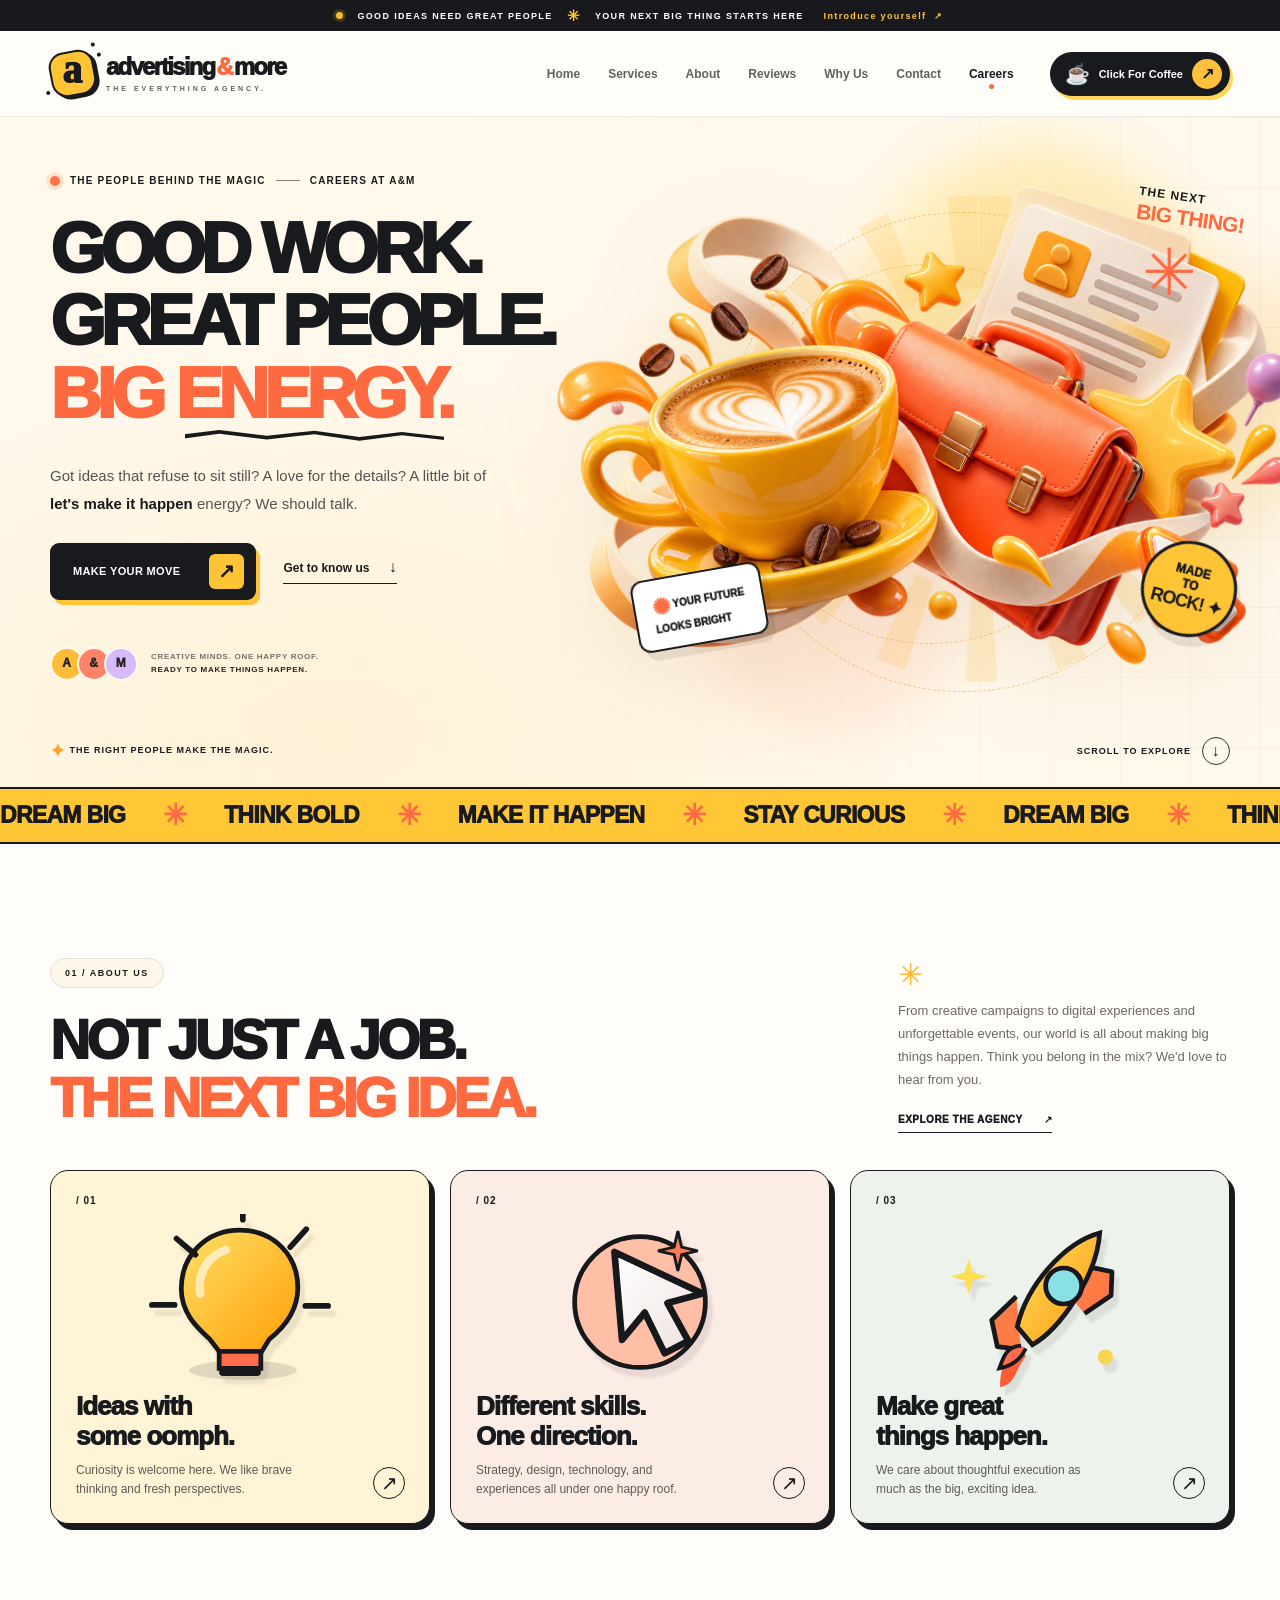
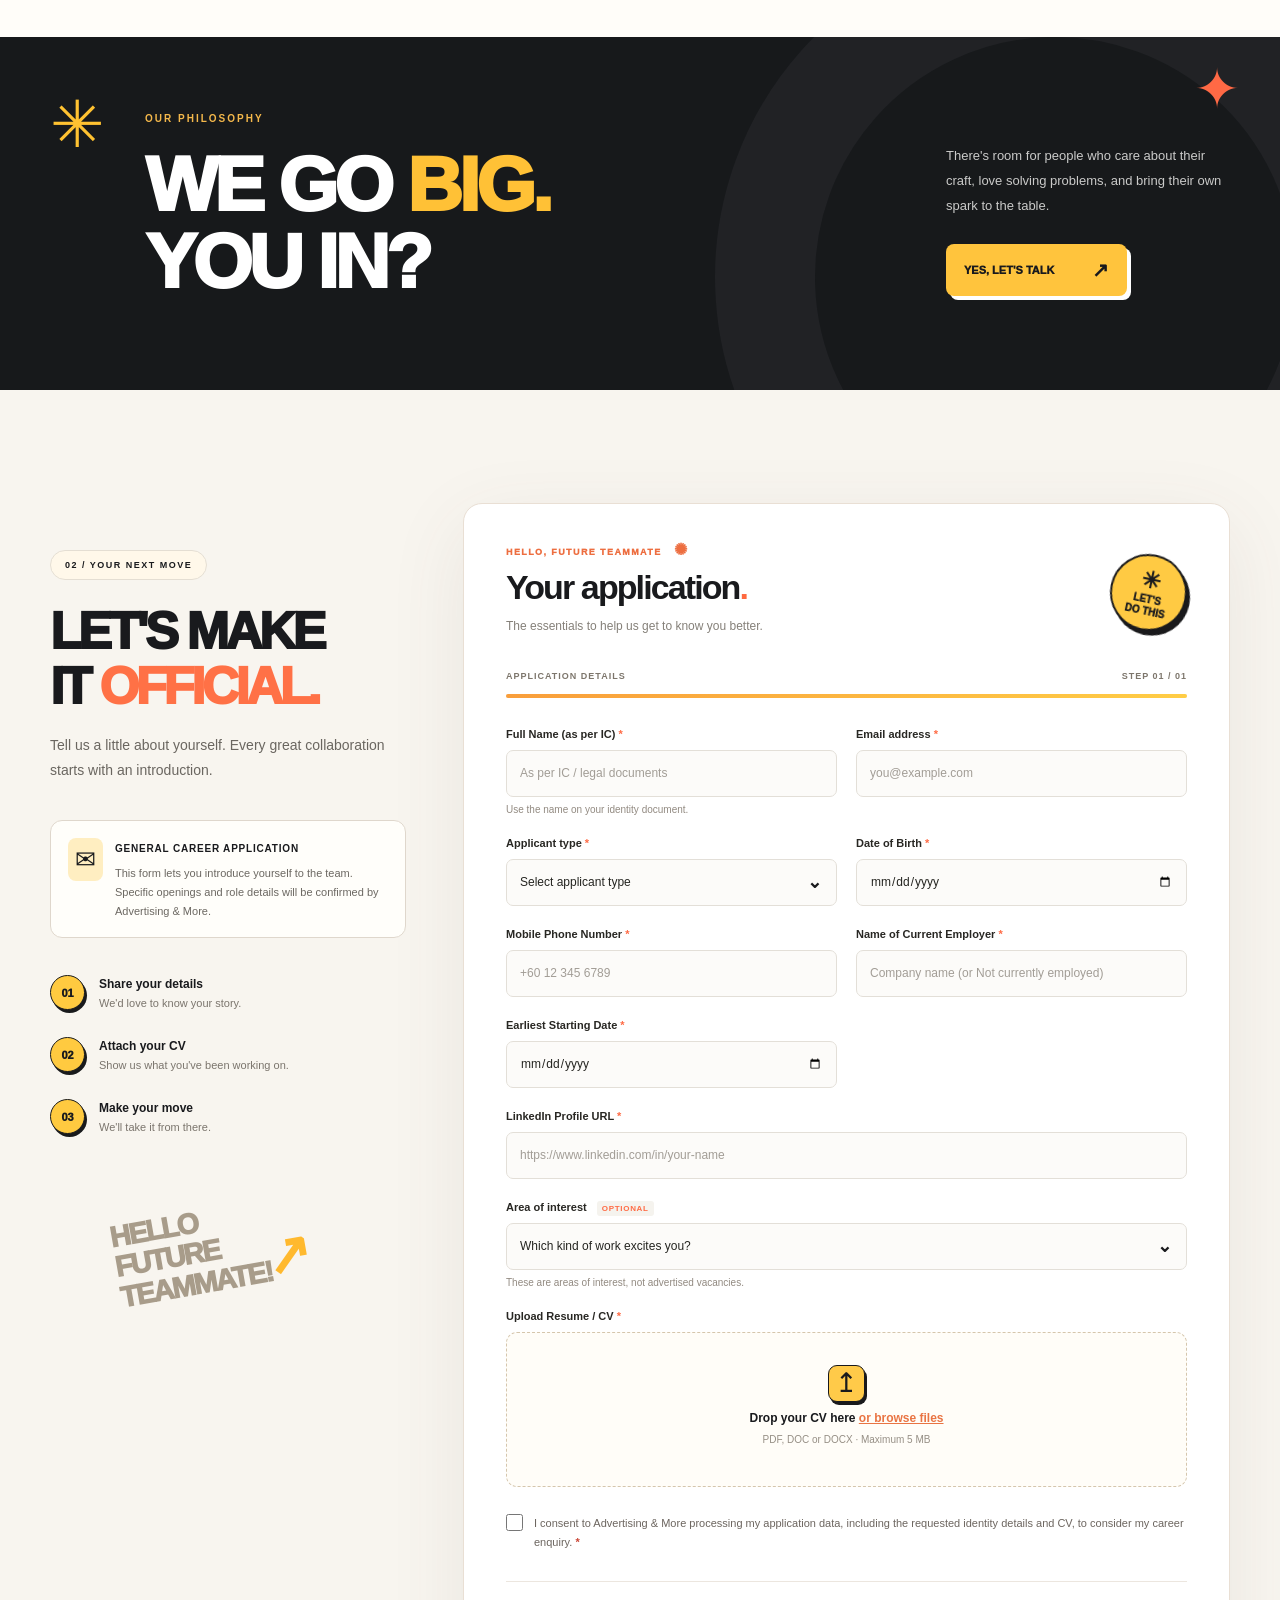
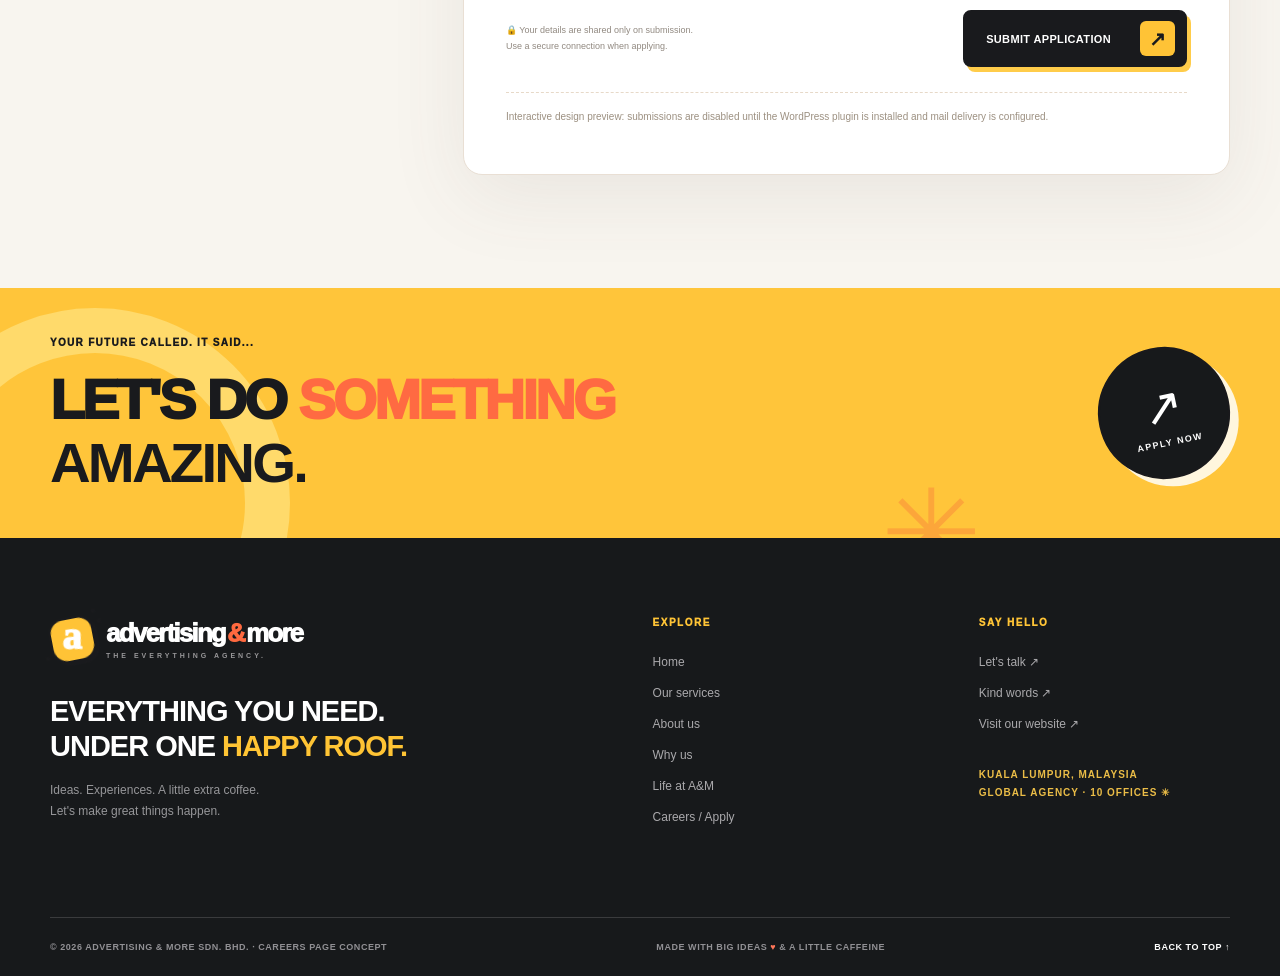
<file: index.html>
<!DOCTYPE html>
<html lang="en">
<head>
  <meta charset="UTF-8" />
  <meta name="viewport" content="width=device-width, initial-scale=1" />
  <meta name="theme-color" content="#17191a" />
  <meta name="description" content="Make your next big move with Advertising & More. Learn about the team and send a general career application." />
  <title>Careers — Advertising & More</title>
  <link rel="stylesheet" href="styles.css" />
  <script defer src="script.js"></script>
</head>
<body>
<div id="am-careers-root" data-mode="preview">
  <div class="am-announcement"><span class="signal"></span> GOOD IDEAS NEED GREAT PEOPLE <span class="announcement-divider">✳</span> YOUR NEXT BIG THING STARTS HERE <a href="#apply">Introduce yourself <span>↗</span></a></div>
  <header class="am-site-header" id="site-header">
    <div class="nav-inner wrap">
      <a class="wordmark" href="https://advertisingandmore.com/" aria-label="Advertising and More home"><span class="wordmark-icon"><i></i><i></i><i></i><i></i></span><span class="wordmark-copy">advertising<span class="plus">&</span>more<small>THE EVERYTHING AGENCY.</small></span></a>
      <nav class="desktop-nav" aria-label="Main navigation">
        <a href="https://advertisingandmore.com/">Home</a>
        <a href="https://advertisingandmore.com/#services">Services</a>
        <a href="https://advertisingandmore.com/#about">About</a>
        <a href="https://advertisingandmore.com/#reviews">Reviews</a>
        <a href="https://advertisingandmore.com/#why-us">Why Us</a>
        <a href="https://advertisingandmore.com/#contact">Contact</a>
        <a class="active" href="#top" aria-current="page">Careers<span class="active-dot"></span></a>
      </nav>
      <div class="nav-actions"><a class="nav-coffee" href="https://advertisingandmore.com/#contact"><span class="coffee-icon">☕</span><span>Click For Coffee</span><span class="arrow-square">↗</span></a><button class="menu-toggle" type="button" aria-label="Open navigation" aria-expanded="false" aria-controls="mobile-nav"><span></span><span></span><span></span></button></div>
    </div>
    <nav class="mobile-nav" id="mobile-nav" aria-label="Mobile navigation" hidden><a href="https://advertisingandmore.com/">Home</a><a href="https://advertisingandmore.com/#services">Services</a><a href="https://advertisingandmore.com/#about">About</a><a href="https://advertisingandmore.com/#reviews">Reviews</a><a href="https://advertisingandmore.com/#why-us">Why Us</a><a href="https://advertisingandmore.com/#contact">Contact</a><a href="#top">Careers</a><a href="#apply">Apply now ↗</a></nav>
  </header>
  <main id="top">
    <section class="hero">
      <div class="hero-grid"></div><div class="hero-blob one"></div><div class="hero-blob two"></div>
      <div class="wrap hero-inner">
        <div class="hero-copy">
          <div class="eyebrow"><span class="eyebrow-dot"></span> THE PEOPLE BEHIND THE MAGIC <span class="eyebrow-line"></span> CAREERS AT A&M</div>
          <h1>GOOD WORK.<br/>GREAT PEOPLE.<br/><span class="hero-highlight">BIG <span class="underline-wavy">ENERGY.</span></span></h1>
          <p>Got ideas that refuse to sit still? A love for the details? A little bit of <strong>let's make it happen</strong> energy? We should talk.</p>
          <div class="hero-buttons"><a href="#apply" class="button-primary">MAKE YOUR MOVE <span>↗</span></a><a href="#the-way-we-work" class="button-plain">Get to know us <span>↓</span></a></div>
          <div class="hero-social"><div class="avatars"><span>A</span><span>&</span><span>M</span></div><span>CREATIVE MINDS. ONE HAPPY ROOF.<br><strong>READY TO MAKE THINGS HAPPEN.</strong></span></div>
        </div>
        <div class="hero-art" aria-label="3D illustrated coffee cup, résumé and creative briefcase"><div class="art-rays"></div><div class="orbit orbit-one"></div><div class="orbit orbit-two"></div><span class="art-word word-top">THE NEXT<br><strong>BIG THING!</strong></span><img src="assets/careers-3d.png" class="hero-illustration" alt="3D coffee cup, bright briefcase, resume and creative stars"/><div class="sticker sticker-yellow">MADE<br>TO<br><strong>ROCK! ✦</strong></div><div class="sticker sticker-white"><span>✺</span> YOUR FUTURE<br>LOOKS BRIGHT</div><span class="floating-plus" aria-hidden="true">✳</span></div>
      </div>
      <div class="hero-bottom wrap"><span><span class="tiny-sparkle">✦</span> THE RIGHT PEOPLE MAKE THE MAGIC.</span><a href="#the-way-we-work" aria-label="Scroll to learn more">SCROLL TO EXPLORE <span class="scroll-circle">↓</span></a></div>
    </section>
    <div class="marquee" aria-hidden="true"><div class="marquee-track">DREAM BIG <span>✳</span> THINK BOLD <span>✳</span> MAKE IT HAPPEN <span>✳</span> STAY CURIOUS <span>✳</span> DREAM BIG <span>✳</span> THINK BOLD <span>✳</span> MAKE IT HAPPEN <span>✳</span> STAY CURIOUS <span>✳</span></div></div>
    <section class="intro-section section-pad" id="the-way-we-work"><div class="wrap"><div class="intro-top"><div><span class="pill-label">01 / ABOUT US</span><h2>NOT JUST A JOB.<br><span>THE NEXT BIG IDEA.</span></h2></div><div class="intro-aside"><span class="starburst">✳</span><p>From creative campaigns to digital experiences and unforgettable events, our world is all about making big things happen. Think you belong in the mix? We'd love to hear from you.</p><a href="https://advertisingandmore.com/" target="_blank" rel="noopener noreferrer">EXPLORE THE AGENCY <span>↗</span></a></div></div>
      <div class="feature-grid"><article class="feature-card feature-1"><span class="feature-index">/ 01</span><div class="feature-art art-bulb" aria-hidden="true"><svg viewBox="0 0 200 190" role="img"><defs><linearGradient id="bulb" x1="0" x2="1" y1="0" y2="1"><stop stop-color="#ffe067"/><stop offset="1" stop-color="#ff9f06"/></linearGradient></defs><ellipse cx="103" cy="165" rx="57" ry="10" fill="#161719" opacity=".13"/><path d="M100 17c-36 0-62 27-62 62 0 26 17 41 30 53l10 13h45l8-13c15-12 30-29 30-54 0-35-26-61-61-61Z" fill="url(#bulb)" stroke="#17181c" stroke-width="5"/><path d="M78 145h44v18H78z" rx="7" fill="#ff6b4b" stroke="#17181c" stroke-width="5"/><path d="M82 167h36" stroke="#17181c" stroke-width="8" stroke-linecap="round"/><path d="M53 43 33 26M153 35l17-19M103 6V0M31 96H7M169 97h24" stroke="#17181c" stroke-width="6" stroke-linecap="round"/><path d="M58 84c-3-21 7-39 27-46" fill="none" stroke="white" stroke-width="9" stroke-linecap="round" opacity=".6"/></svg></div><div><h3>Ideas with<br>some oomph.</h3><p>Curiosity is welcome here. We like brave thinking and fresh perspectives.</p></div><span class="card-arrow">↗</span></article>
      <article class="feature-card feature-2"><span class="feature-index">/ 02</span><div class="feature-art art-cursor" aria-hidden="true"><svg viewBox="0 0 200 190"><defs><linearGradient id="arr" x1="0" y1="0" x2="1" y2="1"><stop stop-color="#fff"/><stop offset="1" stop-color="#eee2df"/></linearGradient></defs><circle cx="100" cy="93" r="69" fill="#ffbfa6" stroke="#17181c" stroke-width="5"/><path d="m73 40 8 93 24-29 21 43 25-13-22-40 37-10Z" fill="url(#arr)" stroke="#17181c" stroke-width="7" stroke-linejoin="round"/><path d="m140 18 4 17 17 4-17 4-4 17-4-17-17-4 17-4Z" fill="#ff7c58" stroke="#17181c" stroke-width="3"/></svg></div><div><h3>Different skills.<br>One direction.</h3><p>Strategy, design, technology, and experiences all under one happy roof.</p></div><span class="card-arrow">↗</span></article>
      <article class="feature-card feature-3"><span class="feature-index">/ 03</span><div class="feature-art art-rocket" aria-hidden="true"><svg viewBox="0 0 200 190"><defs><linearGradient id="rock" x1="0" y1="0" x2="1" y2="1"><stop stop-color="#ffdd6a"/><stop offset="1" stop-color="#ff9b02"/></linearGradient></defs><path d="M85 150c-13 18-10 28-27 33 0-19 3-30 20-43" fill="#ff5b35"/><path d="M80 143 55 140 49 112l26-25M127 81l21-26 28 6-1 25-28 19" fill="#ff7b45" stroke="#17181c" stroke-width="5" stroke-linejoin="round"/><path d="M76 119C86 75 126 30 163 20c-3 47-43 102-71 118Z" fill="url(#rock)" stroke="#17181c" stroke-width="5"/><circle cx="125" cy="76" r="19" fill="#89e1e5" stroke="#17181c" stroke-width="5"/><path d="M80 139c-16 1-19 13-23 24 11-2 22-8 28-21" fill="#ff6b4b" stroke="#17181c" stroke-width="4"/><path d="m25 47 4 15 16 4-16 4-4 15-5-15L5 66l15-4Z" fill="#ffdf52"/><circle cx="169" cy="151" r="8" fill="#f9d452"/></svg></div><div><h3>Make great<br>things happen.</h3><p>We care about thoughtful execution as much as the big, exciting idea.</p></div><span class="card-arrow">↗</span></article></div></div></section>
    <section class="statement-section"><div class="wrap statement-inner"><span class="statement-asterisk" aria-hidden="true">✳</span><div><span class="white-small-label">OUR PHILOSOPHY</span><h2>WE GO <em>BIG.</em><br>YOU IN?</h2></div><div class="statement-right"><p>There's room for people who care about their craft, love solving problems, and bring their own spark to the table.</p><a href="#apply" class="statement-btn">YES, LET'S TALK <span>↗</span></a></div><span class="statement-small-star" aria-hidden="true">✦</span></div></section>
    <section class="apply-section section-pad" id="apply"><div class="wrap application-grid"><aside class="application-side"><span class="pill-label">02 / YOUR NEXT MOVE</span><h2>LET'S MAKE<br>IT <span>OFFICIAL.</span></h2><p>Tell us a little about yourself. Every great collaboration starts with an introduction.</p><div class="apply-note"><div class="note-icon">✉</div><div><strong>GENERAL CAREER APPLICATION</strong><p>This form lets you introduce yourself to the team. Specific openings and role details will be confirmed by Advertising & More.</p></div></div><div class="process-steps"><div><span>01</span><div><strong>Share your details</strong><small>We'd love to know your story.</small></div></div><div><span>02</span><div><strong>Attach your CV</strong><small>Show us what you've been working on.</small></div></div><div><span>03</span><div><strong>Make your move</strong><small>We'll take it from there.</small></div></div></div><div class="side-doodle" aria-hidden="true">HELLO<br>FUTURE<br>TEAMMATE! <span>↗</span></div></aside>
      <div class="form-panel"><div class="form-heading"><div><span class="form-kicker">HELLO, FUTURE TEAMMATE <span>✺</span></span><h3>Your application<span class="accent-period">.</span></h3><p>The essentials to help us get to know you better.</p></div><div class="form-badge"><span>✳</span> LET'S<br>DO THIS</div></div><div class="form-progress"><span>APPLICATION DETAILS</span><span>STEP 01 / 01</span></div><div class="progress-line"><span></span></div>
      <form id="application-form" action="#" method="post" enctype="multipart/form-data" novalidate><div class="form-grid"><div class="field"><label for="full_name">Full Name (as per IC) <span>*</span></label><input id="full_name" name="full_name" placeholder="As per IC / legal documents" autocomplete="name" maxlength="150" required/><small class="field-help">Use the name on your identity document.</small><span class="field-error"></span></div><div class="field"><label for="email">Email address <span>*</span></label><input id="email" name="email" type="email" placeholder="you@example.com" autocomplete="email" maxlength="190" required/><span class="field-error"></span></div>
      <div class="field"><label for="applicant_type">Applicant type <span>*</span></label><div class="select-wrap"><select id="applicant_type" name="applicant_type" required><option value="">Select applicant type</option><option value="malaysian">Malaysian citizen</option><option value="foreigner">Foreign national</option></select></div><span class="field-error"></span></div><div class="field passport-field" id="passport-field" hidden><label for="passport_number">Passport Number (foreign applicants) <span>*</span></label><input id="passport_number" name="passport_number" autocomplete="off" minlength="4" maxlength="30" placeholder="Enter your passport number"/><span class="field-error"></span></div>
      <div class="field"><label for="dob">Date of Birth <span>*</span></label><input id="dob" type="date" name="dob" required/><span class="field-error"></span></div><div class="field"><label for="mobile">Mobile Phone Number <span>*</span></label><input id="mobile" name="mobile" type="tel" inputmode="tel" autocomplete="tel" placeholder="+60 12 345 6789" maxlength="25" required/><span class="field-error"></span></div>
      <div class="field"><label for="employer">Name of Current Employer <span>*</span></label><input id="employer" name="employer" placeholder="Company name (or Not currently employed)" maxlength="150" required/><span class="field-error"></span></div><div class="field"><label for="start_date">Earliest Starting Date <span>*</span></label><input id="start_date" type="date" name="start_date" required/><span class="field-error"></span></div>
      <div class="field field-full"><label for="linkedin">LinkedIn Profile URL <span>*</span></label><input id="linkedin" name="linkedin" type="url" inputmode="url" placeholder="https://www.linkedin.com/in/your-name" maxlength="250" required/><span class="field-error"></span></div><div class="field field-full"><label for="interest">Area of interest <span class="optional">OPTIONAL</span></label><div class="select-wrap"><select id="interest" name="interest"><option value="">Which kind of work excites you?</option><option value="Creative & Design">Creative & Design</option><option value="Digital & Development">Digital & Development</option><option value="Strategy & Marketing">Strategy & Marketing</option><option value="Events & Experiences">Events & Experiences</option><option value="Account & Operations">Account & Operations</option><option value="Other / Open Application">Other / Open Application</option></select></div><small class="field-help">These are areas of interest, not advertised vacancies.</small></div>
      <div class="field field-full"><label for="cv">Upload Resume / CV <span>*</span></label><div class="upload-zone" id="upload-zone"><input type="file" name="cv" id="cv" accept=".pdf,.doc,.docx,application/pdf,application/msword,application/vnd.openxmlformats-officedocument.wordprocessingml.document" required/><span class="upload-icon">↥</span><strong>Drop your CV here <span>or browse files</span></strong><small>PDF, DOC or DOCX · Maximum 5 MB</small><span class="file-name" id="file-name"></span></div><span class="field-error"></span></div>
      </div><div class="consent-field"><label><input type="checkbox" name="consent" id="consent" required/><span>I consent to Advertising & More processing my application data, including the requested identity details and CV, to consider my career enquiry. <strong>*</strong></span></label><span class="field-error" id="consent-error"></span></div><input type="text" name="website" class="hp-field" tabindex="-1" autocomplete="off" aria-hidden="true"/><div class="submit-row"><div class="submit-note">🔒 Your details are shared only on submission.<br>Use a secure connection when applying.</div><button type="submit" class="button-primary submit-button" id="submit-button"><span>SUBMIT APPLICATION</span><span class="submit-arrow">↗</span></button></div><div id="form-message" class="form-message" role="status" aria-live="polite"></div><p class="preview-disclaimer" data-preview-only>Interactive design preview: submissions are disabled until the WordPress plugin is installed and mail delivery is configured.</p></form></div></div></section>
    <section class="bottom-cta"><div class="wrap bottom-cta-inner"><div><span class="mini-eyebrow">YOUR FUTURE CALLED. IT SAID...</span><h2>LET'S DO <i>SOMETHING</i> <strong>AMAZING.</strong></h2></div><a href="#apply" class="circle-cta" aria-label="Apply now">↗<small>APPLY NOW</small></a><div class="bottom-doodle" aria-hidden="true">✳</div></div></section>
  </main>
  <footer class="footer"><div class="wrap"><div class="footer-main"><div class="footer-brand"><a class="wordmark wordmark-footer" href="https://advertisingandmore.com/"><span class="wordmark-icon"><i></i><i></i><i></i><i></i></span><span class="wordmark-copy">advertising<span class="plus">&</span>more<small>THE EVERYTHING AGENCY.</small></span></a><h3>EVERYTHING YOU NEED.<br>UNDER ONE <em>HAPPY ROOF.</em></h3><p>Ideas. Experiences. A little extra coffee.<br>Let's make great things happen.</p></div><div class="footer-col"><strong>EXPLORE</strong><a href="https://advertisingandmore.com/">Home</a><a href="https://advertisingandmore.com/#services">Our services</a><a href="https://advertisingandmore.com/#about">About us</a><a href="https://advertisingandmore.com/#why-us">Why us</a><a href="#the-way-we-work">Life at A&M</a><a href="#apply">Careers / Apply</a></div><div class="footer-col"><strong>SAY HELLO</strong><a href="https://advertisingandmore.com/#contact">Let's talk ↗</a><a href="https://advertisingandmore.com/#reviews">Kind words ↗</a><a href="https://advertisingandmore.com/">Visit our website ↗</a><span class="footer-location">KUALA LUMPUR, MALAYSIA<br>GLOBAL AGENCY · 10 OFFICES ✳</span></div></div><div class="footer-bottom"><span>© <span id="year">2026</span> ADVERTISING & MORE SDN. BHD. · CAREERS PAGE CONCEPT</span><span>MADE WITH BIG IDEAS <span class="heart">♥</span> & A LITTLE CAFFEINE</span><a href="#top">BACK TO TOP ↑</a></div></div></footer>
</div>
</body>
</html>
</file>
<file: styles.css>
:root{--ink:#191a1d;--muted:#6b6968;--cream:#fff9ef;--orange:#ff693f;--yellow:#ffc336;--line:#e9e2d8;--paper:#fff;--soft:#f6f3ef;--red:#ca4636}
*{box-sizing:border-box}html{scroll-behavior:smooth;scroll-padding-top:100px}body{margin:0;background:var(--cream);color:var(--ink);font-family:Arial,Helvetica,sans-serif;-webkit-font-smoothing:antialiased;overflow-x:hidden}button,input,select{font:inherit}a{text-decoration:none;color:inherit}button{cursor:pointer}.wrap{width:min(1260px,calc(100% - 100px));margin:auto}::selection{background:#ffc336;color:#18191c}
.am-announcement{height:31px;display:flex;align-items:center;justify-content:center;gap:14px;background:#18191c;color:#fff;font-weight:850;font-size:9px;letter-spacing:1.35px}.am-announcement .signal{height:7px;width:7px;background:#fbba32;border-radius:100%;box-shadow:0 0 0 3px #fbbb322d}.announcement-divider{font-size:15px;color:var(--yellow)}.am-announcement a{color:#ffc436;margin-left:6px}.am-announcement a span{margin-left:4px}
.am-site-header{position:sticky;top:0;z-index:100;background:rgba(255,253,248,.95);border-bottom:1px solid rgba(28,26,27,.08);backdrop-filter:blur(20px);transition:box-shadow .25s}.am-site-header.scrolled{box-shadow:0 8px 35px #3c33280d}.nav-inner{height:85px;display:flex;align-items:center;gap:36px;justify-content:space-between}.wordmark{display:inline-flex;align-items:center;gap:11px;flex-shrink:0}.wordmark-icon{position:relative;width:45px;height:45px;background:var(--yellow);border:2px solid var(--ink);border-radius:15px 15px 16px 16px;transform:rotate(-11deg);box-shadow:3px 3px 0 var(--ink);display:inline-flex;align-items:center;justify-content:center}.wordmark-icon:before{content:'a';font-size:39px;font-weight:950;line-height:1;transform:rotate(11deg);font-family:Georgia,serif;margin-top:-9px}.wordmark-icon i{width:4px;height:4px;background:var(--ink);position:absolute;border-radius:50%}.wordmark-icon i:nth-child(1){right:-7px;top:-6px}.wordmark-icon i:nth-child(2){right:-11px;top:5px}.wordmark-icon i:nth-child(3){left:-9px;bottom:4px}.wordmark-icon i:nth-child(4){display:none}.wordmark-copy{font-size:24px;font-weight:950;letter-spacing:-1.8px;line-height:1;white-space:nowrap}.wordmark-copy .plus{color:var(--orange);margin:0 2px}.wordmark-copy small{display:block;font-weight:900;letter-spacing:3px;font-size:7px;margin-top:6px;color:#606065}.desktop-nav{display:flex;align-items:center;gap:28px;margin-left:auto}.desktop-nav a{font-size:12px;font-weight:750;color:#626160;transition:color .2s;position:relative;padding:12px 0}.desktop-nav a:hover,.desktop-nav a.active{color:var(--ink)}.active-dot{position:absolute;width:5px;height:5px;background:var(--orange);border-radius:10px;left:calc(50% - 2.5px);bottom:4px}.nav-actions{display:flex;align-items:center;gap:12px}.nav-coffee{display:inline-flex;align-items:center;gap:9px;border-radius:50px;background:var(--ink);color:white;font-size:11px;font-weight:800;padding:7px 8px 7px 15px;white-space:nowrap;box-shadow:3px 4px 0 #ffd657;transition:transform .2s,box-shadow .2s}.nav-coffee:hover{transform:translateY(-3px);box-shadow:3px 7px 0 #ffd657}.coffee-icon{font-size:20px;line-height:1}.arrow-square{display:grid;place-items:center;background:#ffc13b;color:var(--ink);width:30px;height:30px;border-radius:50%;font-size:16px}.menu-toggle{display:none;background:none;border:0;padding:10px}.menu-toggle span{display:block;height:2px;width:22px;margin:5px;background:var(--ink)}.mobile-nav{display:none}
.hero{position:relative;overflow:hidden;background:radial-gradient(ellipse at 83% 42%,#ffe3aa 0%,transparent 32%),radial-gradient(ellipse at 26% 92%,#fff1d6 0%,transparent 43%),#fff8eb}.hero-grid{position:absolute;inset:0;background-image:linear-gradient(#29221c09 1px,transparent 1px),linear-gradient(90deg,#29221c09 1px,transparent 1px);background-size:70px 70px;mask-image:linear-gradient(90deg,transparent 33%,black)}.hero-blob{position:absolute;border-radius:100%;filter:blur(25px);opacity:.45}.hero-blob.one{background:#ffe181;width:340px;height:340px;right:6%;top:4%}.hero-blob.two{background:#ffd8c2;width:260px;height:260px;right:25%;bottom:8%}.hero-inner{min-height:618px;display:grid;grid-template-columns:53% 47%;align-items:center;position:relative;padding:58px 0 44px}.hero-copy{position:relative;z-index:3;padding-bottom:12px}.eyebrow{font-weight:850;font-size:10px;letter-spacing:1.2px;display:flex;align-items:center;gap:10px;margin-bottom:27px;white-space:nowrap}.eyebrow-dot{height:10px;width:10px;background:#ff7245;border-radius:100%;box-shadow:0 0 0 4px #ff704529}.eyebrow-line{width:24px;height:1px;background:#8a8072}.hero h1{margin:0;font-size:clamp(54px,5.55vw,84px);line-height:1.02;letter-spacing:-5.2px;font-weight:950;max-width:745px}.hero-highlight{color:var(--orange);white-space:nowrap}.underline-wavy{position:relative}.underline-wavy:after{content:'';position:absolute;bottom:-9px;left:7px;width:96%;height:12px;background:linear-gradient(91deg,transparent 0 1%,#19191c 1% 99%,transparent 99%);clip-path:polygon(0 39%,14% 0,32% 49%,50% 7%,67% 60%,83% 17%,100% 59%,100% 86%,83% 44%,67% 90%,50% 36%,32% 79%,14% 33%,0 73%)}.hero-copy>p{font-size:15px;line-height:1.85;max-width:465px;color:#55534f;margin:32px 0 25px}.hero-copy>p strong{color:#191a1d}.hero-buttons{display:flex;align-items:center;gap:27px;flex-wrap:wrap}.button-primary{background:var(--ink);border:2px solid var(--ink);border-radius:9px;color:white;display:inline-flex;align-items:center;justify-content:space-between;gap:29px;font-size:11px;font-weight:900;letter-spacing:.35px;padding:9px 10px 9px 21px;min-height:55px;box-shadow:4px 5px 0 #ffc337;transition:transform .2s,box-shadow .2s}.button-primary:hover{transform:translateY(-3px);box-shadow:4px 8px 0 #ffc337}.button-primary>span:last-child{display:grid;place-items:center;width:35px;height:35px;border-radius:6px;background:var(--yellow);color:var(--ink);font-size:20px}.button-plain{font-size:12px;font-weight:850;border-bottom:1px solid var(--ink);padding-bottom:7px}.button-plain span{margin-left:16px;font-size:16px}.hero-social{display:flex;gap:13px;align-items:center;margin-top:47px;color:#77716b;font-size:8px;font-weight:800;letter-spacing:.7px;line-height:1.6}.hero-social strong{color:#252525}.avatars{display:flex;padding-left:7px}.avatars span{display:grid;place-items:center;margin-left:-7px;width:34px;height:34px;border:2px solid var(--cream);border-radius:50%;background:#ffbd37;color:#242322;font-weight:950;font-size:12px}.avatars span:nth-child(2){background:#ff8467}.avatars span:nth-child(3){background:#d6bafb}.hero-art{position:absolute;right:-50px;top:20px;width:59%;height:575px;z-index:1;pointer-events:none}.hero-illustration{position:absolute;width:108%;max-width:none;right:-3%;top:43px;filter:drop-shadow(0 32px 45px #9d6a291c);animation:hero-bob 6s ease-in-out infinite;will-change:transform}.art-rays{position:absolute;right:8%;top:10%;width:70%;aspect-ratio:1;border-radius:100%;background:repeating-conic-gradient(from 0deg,#ffc44e37 0deg 7deg,transparent 8deg 22deg);mask-image:radial-gradient(circle,transparent 0% 43%,black 44% 100%);animation:spin 90s linear infinite}.orbit{border:1px dashed #eea13586;border-radius:50%;position:absolute}.orbit-one{width:480px;height:480px;right:11%;top:13%}.orbit-two{width:380px;height:380px;right:23%;top:22%;transform:rotate(30deg)}.art-word{position:absolute;right:35px;top:54px;z-index:2;font-size:12px;line-height:1.25;letter-spacing:1px;transform:rotate(8deg);font-weight:900}.art-word strong{color:#ff673f;font-size:21px;letter-spacing:-.7px}.sticker{position:absolute;z-index:3;font-weight:950;text-align:center;box-shadow:6px 9px 0 #251d1d16}.sticker-yellow{width:96px;height:96px;display:flex;flex-direction:column;align-items:center;justify-content:center;border-radius:50%;background:var(--yellow);border:3px solid var(--ink);bottom:75px;right:43px;font-size:12px;line-height:1.13;transform:rotate(14deg);animation:wiggle 5s ease-in-out infinite}.sticker-yellow strong{font-size:18px;letter-spacing:-1px}.sticker-white{background:white;border:2px solid var(--ink);border-radius:12px;padding:13px 17px;text-align:left;left:50px;bottom:68px;transform:rotate(-10deg);font-size:10px;line-height:1.35}.sticker-white span{font-size:22px;color:#ff6d43;vertical-align:middle}.floating-plus{position:absolute;right:12%;top:17%;font-size:65px;color:#ff6b42;animation:spin 14s linear infinite}.hero-bottom{position:relative;z-index:4;display:flex;justify-content:space-between;align-items:center;padding-bottom:22px;font-size:9px;letter-spacing:1px;font-weight:900}.tiny-sparkle{font-size:18px;color:#f8a32a;vertical-align:middle}.hero-bottom a{display:flex;gap:11px;align-items:center}.scroll-circle{width:28px;height:28px;display:grid;place-items:center;border:1px solid #333;border-radius:50%;font-size:16px;transition:transform .2s}.hero-bottom a:hover .scroll-circle{transform:translateY(5px)}
.marquee{background:#ffc636;overflow:hidden;border-block:2px solid var(--ink);height:57px;display:flex;align-items:center}.marquee-track{white-space:nowrap;font-size:23px;letter-spacing:-.7px;font-weight:950;animation:ticker 25s linear infinite}.marquee-track span{margin:0 32px;color:#ff6945;font-size:29px;vertical-align:-2px}.section-pad{padding:113px 0}.intro-section{background:#fffdf9}.pill-label{display:inline-flex;align-items:center;border:1px solid #e4ded3;background:#fff8ea;padding:9px 14px;font-size:9px;letter-spacing:1.5px;font-weight:900;border-radius:50px}.intro-top{display:flex;align-items:end;justify-content:space-between;gap:60px;margin-bottom:43px}.intro-top h2,.application-side h2{font-size:clamp(40px,4.3vw,61px);line-height:1.06;letter-spacing:-3.5px;font-weight:950;margin:23px 0 0}.intro-top h2 span{color:var(--orange)}.intro-aside{max-width:332px;position:relative}.intro-aside .starburst{font-size:30px;color:#ffb628}.intro-aside p{color:#6d6862;line-height:1.78;font-size:13px;margin:7px 0 18px}.intro-aside a{font-weight:950;letter-spacing:.5px;font-size:10px;border-bottom:1px solid var(--ink);padding-bottom:7px}.intro-aside a span{margin-left:18px}.feature-grid{display:grid;grid-template-columns:repeat(3,1fr);gap:20px}.feature-card{position:relative;min-height:354px;border:1.5px solid var(--ink);border-radius:18px;padding:24px 25px 24px;box-shadow:5px 6px 0 var(--ink);overflow:hidden;display:flex;flex-direction:column;justify-content:space-between;transition:transform .25s}.feature-card:hover{transform:translateY(-8px)}.feature-1{background:#fff4d6}.feature-2{background:#fcece6}.feature-3{background:#eef2ed}.feature-index{font-size:10px;font-weight:900;letter-spacing:1px}.feature-art{height:163px;display:grid;place-items:center;margin-top:-7px}.feature-art svg{width:190px;height:180px;filter:drop-shadow(5px 8px 1px #17181c16);transition:transform .3s}.feature-card:hover .feature-art svg{transform:translateY(-7px) rotate(-6deg)}.feature-card h3{font-weight:950;font-size:26px;line-height:1.13;letter-spacing:-1px;margin:0 0 10px}.feature-card p{font-size:12px;line-height:1.6;color:#5f5a54;max-width:225px;margin:0}.card-arrow{position:absolute;right:24px;bottom:24px;font-size:20px;border:1px solid #17191a;border-radius:50%;width:32px;height:32px;display:grid;place-items:center}
.statement-section{background:#17191b;color:#fff;position:relative;overflow:hidden}.statement-section:before{content:'';position:absolute;right:-9%;top:-100px;width:480px;height:480px;border:100px solid #313136;transform:rotate(20deg);border-radius:50%;opacity:.4}.statement-inner{min-height:353px;display:grid;grid-template-columns:65px 1fr 284px;align-items:center;gap:30px;position:relative}.statement-asterisk{font-size:65px;color:#ffc231;align-self:start;margin-top:50px}.white-small-label{font-weight:900;letter-spacing:2px;font-size:10px;color:#f4b84b}.statement-section h2{font-weight:950;font-size:clamp(52px,6vw,85px);line-height:1;letter-spacing:-4px;margin:20px 0}.statement-section h2 em{font-style:normal;color:#ffc136}.statement-right p{font-size:13px;line-height:1.9;color:#cacac9;margin-bottom:26px}.statement-btn{border-radius:8px;background:#ffc43d;color:#18191d;padding:14px 18px;font-size:11px;font-weight:950;display:inline-flex;gap:38px;align-items:center;box-shadow:4px 4px 0 #fff}.statement-btn span{font-size:20px}.statement-small-star{color:#ff6945;font-size:55px;position:absolute;right:-10px;top:20px}
.apply-section{background:#f8f5ef;position:relative}.application-grid{display:grid;grid-template-columns:35% 65%;align-items:start;gap:0}.application-side{padding:47px 57px 40px 0;position:sticky;top:100px}.application-side h2{font-size:clamp(38px,4vw,56px);margin:25px 0 19px}.application-side h2 span{color:#ff7146}.application-side>p{color:#6a6660;font-size:14px;line-height:1.8}.apply-note{display:flex;align-items:flex-start;gap:12px;border:1px solid #dfd7cc;background:#fffefa;border-radius:12px;margin-top:37px;padding:17px}.note-icon{font-size:25px;flex:none;background:#ffeec1;padding:7px;border-radius:8px}.apply-note strong{font-size:10px;letter-spacing:.8px}.apply-note p{margin:8px 0 0;font-size:11px;line-height:1.7;color:#6c6862}.process-steps{margin-top:37px;display:grid;gap:27px}.process-steps>div{display:flex;align-items:center;gap:14px}.process-steps>div>span{height:35px;width:35px;display:grid;place-items:center;background:#ffca40;border:1px solid #191a1c;border-radius:50%;font-size:11px;font-weight:950;box-shadow:2px 3px 0 #191a1c}.process-steps strong{display:block;font-size:12px}.process-steps small{display:block;font-size:11px;color:#7b756d;margin-top:6px}.side-doodle{color:#a89c8a;font-size:29px;line-height:1.05;font-weight:950;letter-spacing:-2px;transform:rotate(-10deg);margin:75px 0 0 64px;display:inline-block}.side-doodle span{font-size:55px;position:absolute;right:-40px;bottom:0;color:#ffb92e}.form-panel{background:white;border:1px solid #e9dfd4;border-radius:19px;box-shadow:0 22px 80px #5c504917;padding:36px 42px 39px}.form-heading{display:flex;justify-content:space-between;align-items:center}.form-kicker{font-weight:950;letter-spacing:1.4px;font-size:9px;color:#ed6e40}.form-kicker span{font-size:16px;margin-left:8px}.form-heading h3{font-size:34px;line-height:1.1;letter-spacing:-1.9px;margin:10px 0 7px}.accent-period{color:var(--orange)}.form-heading p{color:#858079;font-size:12px}.form-badge{height:77px;width:77px;border-radius:50%;transform:rotate(12deg);background:#ffca43;border:2px solid #19191b;display:grid;place-items:center;align-content:center;text-align:center;font-size:10px;font-weight:950;line-height:1.2;box-shadow:4px 4px 0 #19191b}.form-badge span{font-size:23px}.form-progress{display:flex;justify-content:space-between;margin-top:26px;color:#7d766c;letter-spacing:1px;font-size:9px;font-weight:900}.progress-line{height:4px;background:#f1ece5;margin:13px 0 30px;border-radius:20px}.progress-line span{display:block;height:100%;width:100%;background:linear-gradient(90deg,#f99e3b,#ffcd45);border-radius:20px}.form-grid{display:grid;grid-template-columns:repeat(2,minmax(0,1fr));gap:22px 19px}.field{min-width:0;position:relative}.field-full{grid-column:1/-1}.field label{display:block;color:#282723;font-weight:800;font-size:11px;margin:0 0 10px}.field label>span:first-child{color:#ff6b45}.field label .optional{color:#968f85;background:#f5f3ee;border-radius:3px;font-size:8px;padding:3px 5px;letter-spacing:.7px;margin-left:7px}.field input:not([type=file]),.field select{width:100%;height:47px;background:#fcfbf9;border:1px solid #e3dfd8;border-radius:7px;padding:0 13px;color:#252521;outline:0;transition:border .2s,box-shadow .2s;font-size:12px}.field input::placeholder{color:#a29d96}.field select{appearance:none;cursor:pointer}.select-wrap{position:relative}.select-wrap:after{content:'⌄';position:absolute;right:15px;top:12px;font-size:18px;font-weight:700;pointer-events:none}.field input:focus,.field select:focus{border-color:#eaa849;box-shadow:0 0 0 3px #ffd78647}.field input.invalid,.field select.invalid{border-color:#df5844;background:#fffbf9}.field-help{display:block;color:#928a81;font-size:10px;margin-top:7px}.field-error{display:block;color:#c33825;font-size:10px;min-height:0;margin-top:5px}.field-error:empty{display:none}.passport-field[hidden]{display:none}.upload-zone{position:relative;min-height:155px;border:1.5px dashed #d5c6ad;border-radius:11px;background:#fffdf8;display:flex;flex-direction:column;align-items:center;justify-content:center;gap:9px;padding:18px;transition:background .2s,border .2s;cursor:pointer;text-align:center}.upload-zone:focus-within,.upload-zone.dragging{border-color:var(--orange);background:#fff4e6}.upload-zone input{position:absolute;inset:0;opacity:0;cursor:pointer;width:100%;height:100%}.upload-icon{display:grid;place-items:center;background:#ffca49;border:1px solid #19191c;border-radius:9px;width:37px;height:37px;font-size:27px;box-shadow:2px 3px 0 #19191c}.upload-zone strong{font-size:12px}.upload-zone strong span{color:#e97443;text-decoration:underline}.upload-zone small{font-size:10px;color:#968f85}.file-name{font-size:11px;color:#236f40;font-weight:800;overflow-wrap:anywhere}.upload-zone.invalid{border-color:#d14a32;background:#fff4f0}.consent-field{margin-top:27px}.consent-field label{display:flex;gap:11px;align-items:flex-start;font-size:11px;line-height:1.75;color:#6c655f;cursor:pointer}.consent-field input{accent-color:#f99f29;width:17px;height:17px;margin:0;flex:none}.consent-field label strong{color:var(--red)}.consent-field .field-error{margin-left:27px}.hp-field{position:absolute;opacity:0;left:-200vw;height:0;width:0}.submit-row{margin-top:29px;border-top:1px solid #ece6df;padding-top:28px;display:flex;align-items:center;justify-content:space-between;gap:18px}.submit-note{font-size:9px;color:#918980;line-height:1.7}.submit-button{border-radius:8px;box-shadow:4px 5px 0 #ffcc4a;min-width:215px}.submit-button:disabled{opacity:.5;cursor:progress}.form-message{border-radius:9px;font-size:12px;font-weight:750;line-height:1.6;margin-top:20px}.form-message:not(:empty){padding:15px;border:1px solid #ecd2ca;background:#fff3e9;color:#94372c}.form-message.success{background:#ecfaef;color:#22613b;border-color:#b5e4c2}.preview-disclaimer{font-size:10px;color:#9c9081;border-top:1px dashed #e7d9c8;margin-top:25px;padding-top:15px;line-height:1.7}
.bottom-cta{background:#ffc53a;position:relative;overflow:hidden}.bottom-cta:before{content:'';width:300px;height:300px;position:absolute;left:-100px;bottom:-160px;border-radius:50%;border:45px solid #ffda6b}.bottom-cta-inner{display:flex;justify-content:space-between;align-items:center;min-height:250px;position:relative}.mini-eyebrow{font-size:10px;font-weight:950;letter-spacing:1.3px}.bottom-cta h2{font-size:clamp(33px,4.4vw,60px);line-height:1.13;letter-spacing:-2.8px;font-weight:950;margin:18px 0 0}.bottom-cta h2 i{font-style:normal;color:#ff6a42}.bottom-cta h2 strong{display:block}.circle-cta{width:132px;height:132px;border:2px solid #19191c;background:#17191b;color:#fff;border-radius:50%;display:flex;flex-direction:column;align-items:center;justify-content:center;font-size:49px;transform:rotate(-12deg);flex:none;box-shadow:7px 9px 0 #fff6de;transition:transform .25s}.circle-cta:hover{transform:rotate(0deg) scale(1.04)}.circle-cta small{font-size:9px;letter-spacing:1.5px;font-weight:900;margin-top:2px}.bottom-doodle{position:absolute;color:#fca63a;font-size:120px;right:21%;bottom:-65px;pointer-events:none}.footer{background:#17191b;color:white;padding-top:79px}.footer-main{display:grid;grid-template-columns:2.1fr 1fr 1fr;gap:75px;padding-bottom:82px}.wordmark-footer .wordmark-copy{font-size:26px}.wordmark-footer .wordmark-copy small{color:#989799}.footer-brand h3{font-size:29px;line-height:1.2;letter-spacing:-1px;margin:32px 0 16px}.footer-brand h3 em{font-style:normal;color:#ffc434}.footer-brand p{font-size:12px;line-height:1.8;color:#969699}.footer-col{display:flex;flex-direction:column;gap:17px}.footer-col strong{font-weight:950;font-size:10px;letter-spacing:1.5px;color:#ffc436;margin-bottom:10px}.footer-col a{font-size:12px;color:#aaa9ac;transition:color .2s}.footer-col a:hover{color:#fff}.footer-location{font-size:10px;line-height:1.8;color:#ebbd47;font-weight:800;letter-spacing:1px;margin-top:18px}.footer-bottom{display:flex;align-items:center;justify-content:space-between;gap:20px;padding:24px 0;border-top:1px solid #ffffff26;color:#919094;font-size:9px;letter-spacing:.55px;font-weight:750}.footer-bottom a{color:white}.heart{color:#ff7659}
@keyframes ticker{from{transform:translateX(0)}to{transform:translateX(-50%)}}@keyframes hero-bob{0%,100%{transform:translate3d(0,0,0) rotate(-1deg)}50%{transform:translate3d(0,-19px,0) rotate(1.3deg)}}@keyframes wiggle{0%,100%{transform:rotate(14deg)}50%{transform:rotate(3deg)}}@keyframes spin{to{transform:rotate(360deg)}}@media(prefers-reduced-motion:reduce){*,*:before,*:after{animation-duration:.01ms!important;animation-iteration-count:1!important;scroll-behavior:auto!important;transition-duration:.01ms!important}}
@media(max-width:1100px){.wrap{width:min(1260px,calc(100% - 64px))}.desktop-nav{gap:16px}.nav-inner{gap:24px}.wordmark-copy{font-size:21px}.hero-inner{min-height:555px}.hero h1{font-size:clamp(49px,5.7vw,70px);letter-spacing:-3.5px}.hero-art{width:60%;right:-65px;top:42px}.hero-illustration{top:45px}.sticker-white{left:0}.statement-inner{grid-template-columns:40px 1fr 260px}.application-grid{grid-template-columns:36% 64%}.application-side{padding-right:30px}.form-panel{padding:33px 27px}}
@media(max-width:820px){.am-announcement{font-size:8px;gap:7px}.nav-inner{height:75px}.desktop-nav{display:none}.menu-toggle{display:block}.mobile-nav{display:flex;flex-direction:column;position:absolute;top:100%;left:0;right:0;background:#fffaf0;box-shadow:0 18px 32px #3c302526;padding:14px 35px 25px;gap:0}.mobile-nav[hidden]{display:none}.mobile-nav a{padding:13px 0;font-weight:850;border-bottom:1px solid #eee2d3;font-size:13px}.hero-inner{grid-template-columns:60% 40%;min-height:570px}.hero h1{font-size:clamp(47px,6.7vw,61px)}.hero-art{width:59%;right:-55px;top:101px;height:400px}.hero-illustration{top:55px;width:116%}.sticker-yellow{bottom:40px;right:15px;width:65px;height:65px;font-size:9px}.sticker-yellow strong{font-size:12px}.sticker-white{display:none}.art-word{right:0;font-size:9px;top:15px}.art-word strong{font-size:13px}.orbit-one{width:300px;height:300px}.orbit-two{width:250px;height:250px}.hero-copy>p{font-size:13px;max-width:340px}.hero-social{margin-top:33px}.feature-card{min-height:334px;padding:20px}.feature-card h3{font-size:21px}.feature-card p{font-size:11px}.feature-art svg{width:155px}.statement-inner{grid-template-columns:30px 1fr;min-height:365px}.statement-right{grid-column:2;margin-top:-33px;max-width:400px}.statement-right p{margin-top:0;margin-bottom:15px}.statement-section h2{font-size:55px}.application-grid{grid-template-columns:1fr}.application-side{position:static;padding:0 0 46px}.application-side>p{max-width:520px}.process-steps{grid-template-columns:repeat(3,1fr);gap:12px}.side-doodle{display:none}.footer-main{grid-template-columns:1.5fr 1fr 1fr;gap:30px}}
@media(max-width:600px){html{scroll-padding-top:75px}.wrap{width:calc(100% - 36px)}.am-announcement{height:29px;padding:0 8px;letter-spacing:.55px;font-size:7px}.am-announcement .announcement-divider,.am-announcement a{display:none}.nav-inner{height:67px}.wordmark-icon{width:35px;height:35px;border-radius:11px}.wordmark-icon:before{font-size:30px;margin-top:-6px}.wordmark-copy{font-size:20px}.wordmark-copy small{font-size:6px;letter-spacing:2.4px}.nav-coffee{padding:6px 6px 6px 9px;font-size:0;gap:3px}.coffee-icon{font-size:19px}.nav-coffee .arrow-square{width:26px;height:26px;font-size:15px}.hero-inner{padding:41px 0 25px;display:flex;flex-direction:column;align-items:stretch;min-height:0}.hero-copy{padding:0;z-index:3}.eyebrow{font-size:8px;margin-bottom:23px;gap:7px}.eyebrow-line{width:13px}.hero h1{font-size:clamp(46px,11.6vw,68px);line-height:1.03;letter-spacing:-3.3px}.hero-copy>p{max-width:345px;font-size:13px;line-height:1.65;margin:25px 0}.hero-buttons{gap:23px}.button-primary{min-height:49px;font-size:10px;padding-left:15px;gap:15px}.button-primary>span:last-child{height:31px;width:31px}.button-plain{font-size:11px}.hero-social{margin-top:25px}.hero-art{position:relative;right:auto;top:auto;height:330px;width:100%;margin-top:8px}.hero-illustration{width:110%;top:-20px;right:-7%}.art-rays{right:14%;top:0}.orbit-one{right:10%;top:0}.orbit-two{right:20%;top:5%}.sticker-yellow{bottom:25px;right:17px}.art-word{right:10px;top:0}.floating-plus{font-size:35px}.hero-bottom{padding:4px 0 22px;font-size:8px;gap:15px}.hero-bottom a{font-size:8px}.marquee{height:48px}.marquee-track{font-size:19px}.marquee-track span{margin:0 19px}.section-pad{padding:70px 0}.intro-top{display:block;margin-bottom:27px}.intro-top h2,.application-side h2{font-size:clamp(35px,8.3vw,47px);letter-spacing:-2px}.intro-aside{margin-top:19px}.intro-aside .starburst{display:none}.intro-aside p{font-size:12px}.feature-grid{grid-template-columns:1fr}.feature-card{min-height:220px;display:grid;grid-template-columns:1fr 140px;grid-template-rows:30px 1fr;gap:0;padding:19px}.feature-index{grid-column:1;grid-row:1}.feature-card>div:last-of-type{grid-column:1;grid-row:2;align-self:end}.feature-art{grid-column:2;grid-row:1/3;height:100%;margin:0}.feature-art svg{width:139px;height:150px}.feature-card h3{font-size:23px}.feature-card p{max-width:220px}.card-arrow{right:10px;bottom:10px;width:23px;height:23px;font-size:15px}.statement-inner{grid-template-columns:20px 1fr;gap:10px;min-height:350px;padding:45px 0}.statement-asterisk{font-size:33px;margin-top:12px}.statement-section h2{font-size:clamp(52px,12.5vw,70px);letter-spacing:-2.5px}.statement-right{grid-column:2;margin-top:-2px}.statement-right p{font-size:12px}.application-side{padding-bottom:33px}.application-side>p{font-size:13px}.apply-note{margin-top:22px}.process-steps{grid-template-columns:1fr;margin-top:25px;gap:18px}.form-panel{border-radius:14px;padding:24px 18px}.form-heading h3{font-size:29px}.form-heading p{font-size:11px}.form-badge{width:59px;height:59px;font-size:8px}.form-badge span{font-size:18px}.form-grid{grid-template-columns:1fr;gap:18px}.field-full{grid-column:1}.field input:not([type=file]),.field select{height:48px}.submit-row{flex-direction:column;align-items:stretch}.submit-button{width:100%}.submit-note{order:2;text-align:center}.bottom-cta-inner{padding:40px 0;min-height:245px}.bottom-cta h2{font-size:36px;letter-spacing:-2px}.circle-cta{width:83px;height:83px;font-size:33px;align-self:end;margin-left:5px}.circle-cta small{font-size:7px;letter-spacing:.3px}.bottom-doodle{display:none}.footer{padding-top:57px}.footer-main{grid-template-columns:1fr 1fr;gap:38px 20px;padding-bottom:46px}.footer-brand{grid-column:1/-1}.footer-brand h3{font-size:24px}.footer-bottom{flex-wrap:wrap;gap:15px;font-size:8px;line-height:1.5}.footer-bottom>span:nth-child(2){display:none}}
@media(max-width:370px){.nav-coffee{display:none}.nav-inner{gap:8px}.wordmark-copy{font-size:18px}.menu-toggle{padding:8px}}
</file>
